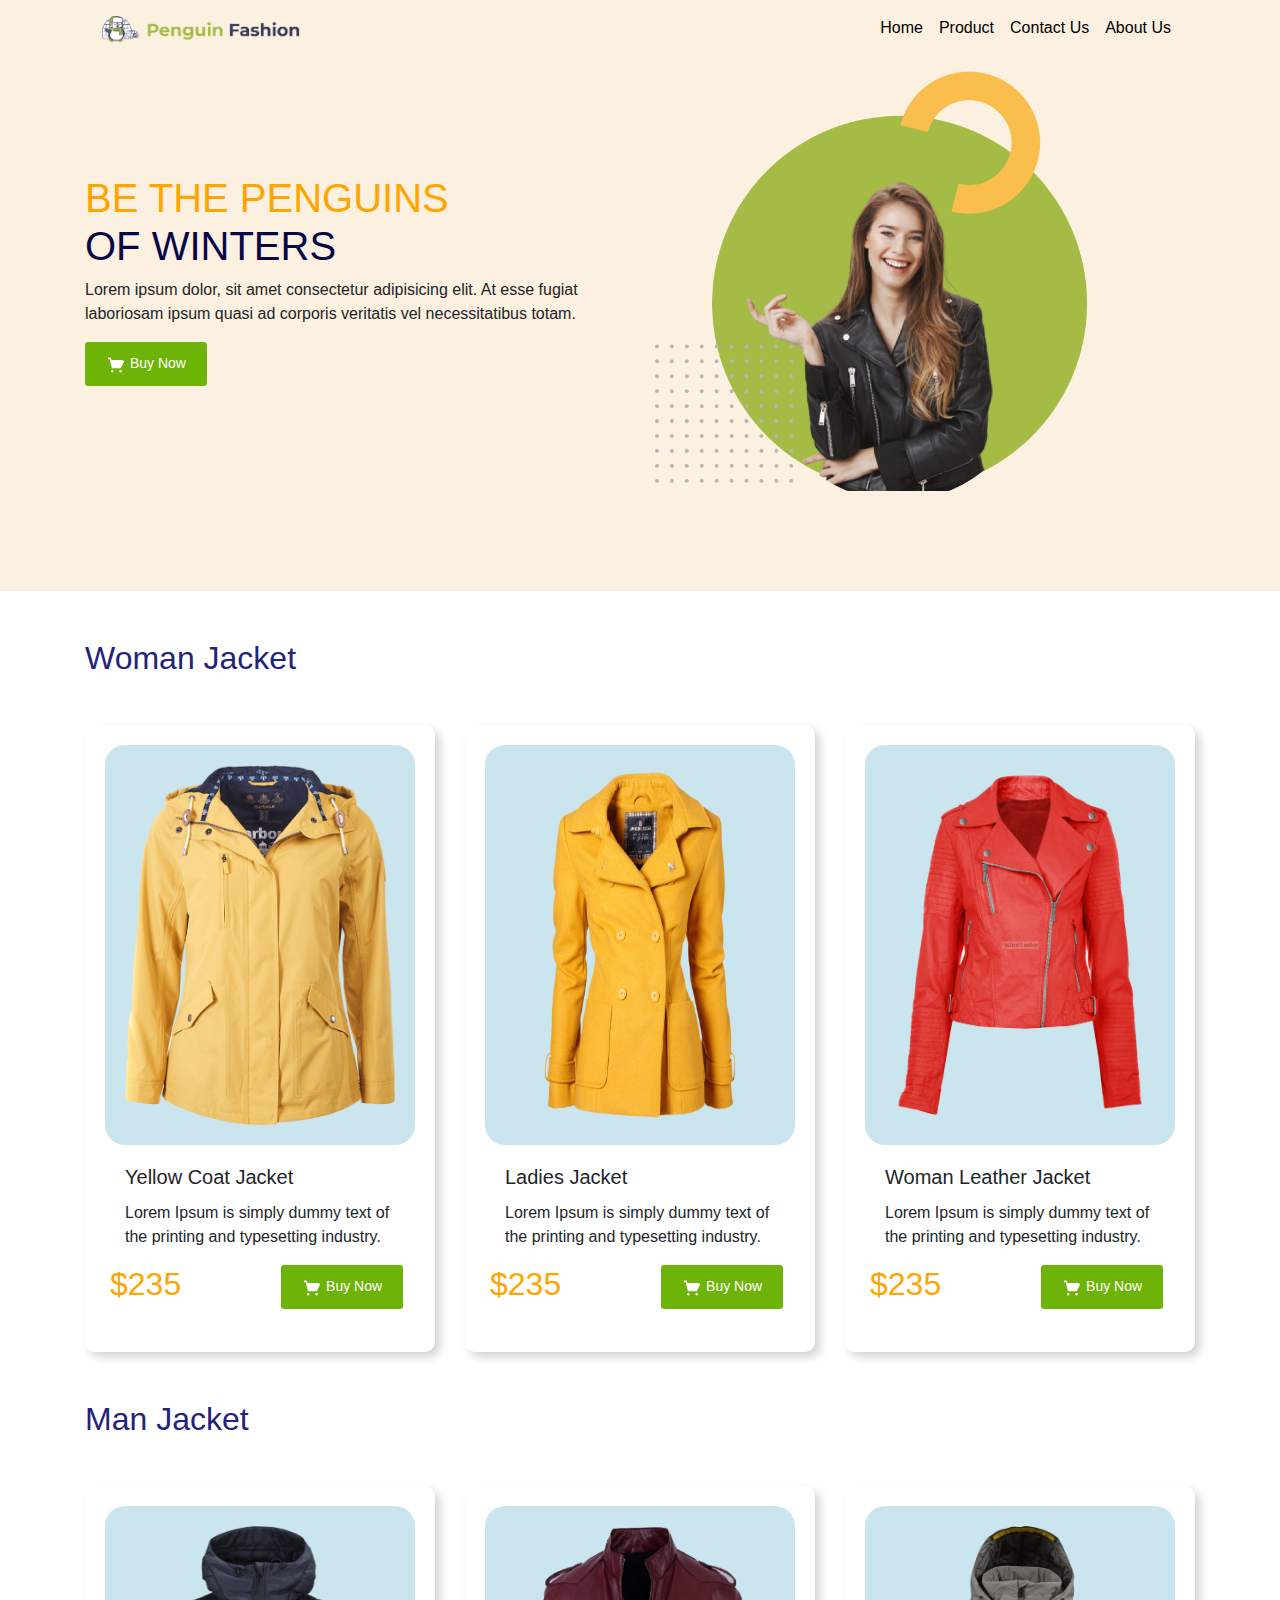
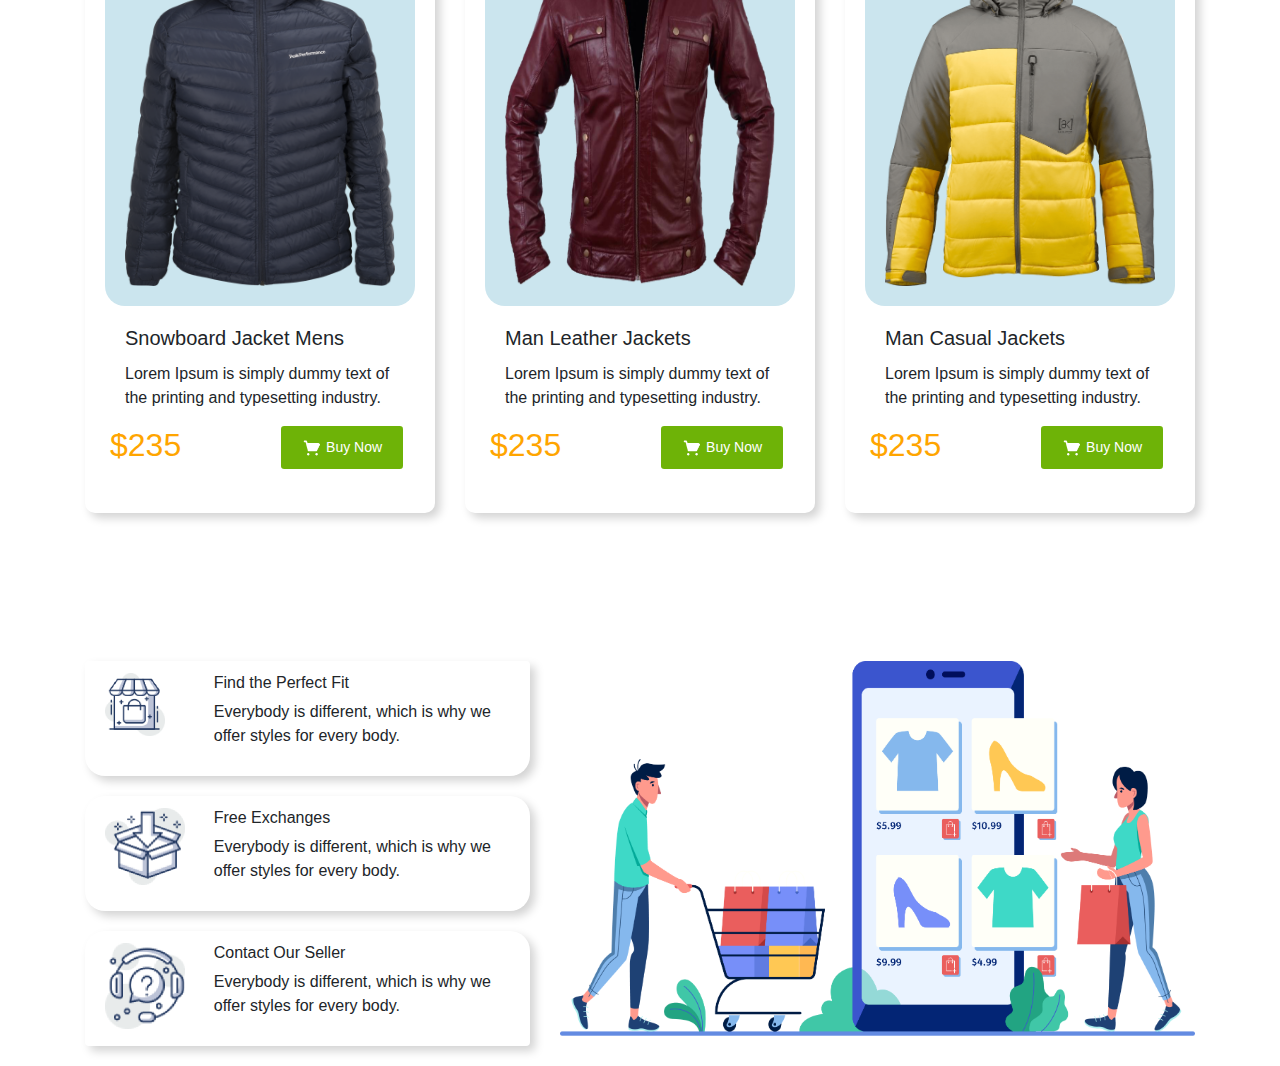
<file: index.html>
<!DOCTYPE html>
<html lang="en">
<head>
    <meta charset="UTF-8">
    <meta http-equiv="X-UA-Compatible" content="IE=edge">
    <meta name="viewport" content="width=device-width, initial-scale=1.0">
    <link rel="stylesheet" href="css/css/bootstrap.min.css">
    <link rel="stylesheet" href="css/style.css">
    <title>Penguin Fashion (boot-4)</title>

   
</head>
<body>

<section class="bg-1">
    <div class="container">
        <header>
    
            <!--===============================navbar Start=============================-->
            <!--(navbar-expand-sm) class for inline option, (navbar-brand) class for logo, (ml-auto(margin left )) use for shift contain in right-->
            <nav class="navbar navbar-expand-sm ">
    
                <a href="#" class="navbar-brand">  <img src="Logo/Group 33072.png" alt="logo" style="width: 200px;"></a>
                <ul class="navbar-nav ml-auto">
    
                    <li class=""><a class="nav-link" href="#" style="color: black ;">Home</a></li>
                    <li class=""><a class="nav-link" href="#" style="color: black ;">Product</a> </li>
                    <li class=""><a class="nav-link" href="#" style="color: black ;">Contact Us</a></li>
                    <li class=""><a class="nav-link" href="#" style="color: black ;"> About Us</a></li>
    
                </ul>
            </nav>
    
             <!--===============================navbar End=============================-->
    
             <!-- =====================Be the penguin in winter section Start==========================-->
    
    
             <div class="row">
                <div class="col-md-6 mt-5"> <h1 style="padding-top:70px; color:orange;">BE THE PENGUINS <br> <span style="color: rgb(7, 7, 71);">OF WINTERS</span></h1>
                    <p>Lorem ipsum dolor, sit amet consectetur adipisicing elit. At esse fugiat laboriosam ipsum quasi ad corporis veritatis vel necessitatibus totam.</p>
                    <col-md-10><button class="btn btn-sm"><img src="Logo/shopping-cart 1.png" alt="" style="width: 20px;"> Buy Now</button>
                
                </div>
                <div class="col-md-6"><img src="Image/profile.png" alt="" style="width:80%; margin-bottom:100px;"></div>
             </div>
    
    
             <!-- =====================Be the penguin in winter section End===========================-->

            </header>
        </div>
    </section>

    

             <!--======================W0Man Jacket SECTION START=====================================-->
             <section class="Woman-Jacket mt-5">
                

             <div class="container">
                <h2 class="mt-5 mb-5" style="color: rgb(35, 35, 119);">Woman Jacket</h2>

                
                <div class="card-deck">
                    <div class="card">
                      <img class="card-img-top" src="Image/PngItem_2597366 1.png" alt="Card image cap">
                      <div class="card-body">
                        <h5 class="card-title">Yellow Coat Jacket</h5>
                        <p class="card-text">Lorem Ipsum is simply dummy text of the printing and typesetting industry.</p>
                        <div class="row">
                            <col-md-2 style="padding-right: 100px;"><h2 style="color: orange;">$235</h2></col-md-2>
                            <col-md-10><button class="btn btn-sm"><img src="Logo/shopping-cart 1.png" alt="" style="width: 20px;"> Buy Now</button></col-md-10>

                        </div>
                        
                     
                      </div>
                    </div>
                    <div class="card">
                      <img class="card-img-top" src="Image/SeekPng 1.png" alt="Card image cap">
                      <div class="card-body">
                        <h5 class="card-title">Ladies Jacket </h5>
                        <p class="card-text">Lorem Ipsum is simply dummy text of the printing and typesetting industry.</p>

                        <div class="row">
                            <col-md-2 style="padding-right: 100px;"><h2 style="color: orange;">$235</h2></col-md-2>
                            <col-md-10><button class="btn btn-sm"><img src="Logo/shopping-cart 1.png" alt="" style="width: 20px;"> Buy Now</button></col-md-10>

                        </div>
                      
                      </div>
                    </div>
                    <div class="card">
                      <img class="card-img-top" src="Image/image 15.png" alt="Card image cap">
                      <div class="card-body">
                        <h5 class="card-title">Woman Leather Jacket </h5>
                        <p class="card-text">Lorem Ipsum is simply dummy text of the printing and typesetting industry.</p>

                        <div class="row">
                            <col-md-2 style="padding-right: 100px;"><h2 style="color: orange;">$235</h2></col-md-2>
                            <col-md-10><button class="btn btn-sm"><img src="Logo/shopping-cart 1.png" alt="" style="width: 20px;"> Buy Now</button></col-md-10>

                        </div>
                     
                      </div>
                    </div>
                  </div>
             </div>

            </section>

               <!--======================W0Man Jacket SECTION END=====================================-->
             
    <!--======================Man Jacket SECTION START=====================================-->

    <section class="Man-Jacket mt-5">
                

        <div class="container">
           <h2 class="mt-5 mb-5" style="color: rgb(35, 35, 119);">Man Jacket</h2>
           <div class="card-deck">
               <div class="card">
                 <img class="card-img-top" src="Image/toppng 1.png" alt="Card image cap">
                 <div class="card-body">
                   <h5 class="card-title">Snowboard Jacket Mens</h5>
                   <p class="card-text">Lorem Ipsum is simply dummy text of the printing and typesetting industry.</p>
                   <div class="row">
                       <col-md-2 style="padding-right: 100px;"><h2 style="color: orange;">$235</h2></col-md-2>
                       <col-md-10><button class="btn btn-sm"><img src="Logo/shopping-cart 1.png" alt="" style="width: 20px;"> Buy Now</button></col-md-10>

                   </div>
                   
                
                 </div>
               </div>
               <div class="card">
                 <img class="card-img-top" src="Image/vippng 1.png" alt="Card image cap">
                 <div class="card-body">
                   <h5 class="card-title">Man Leather Jackets</h5>
                   <p class="card-text">Lorem Ipsum is simply dummy text of the printing and typesetting industry.</p>

                   <div class="row">
                       <col-md-2 style="padding-right: 100px;"><h2 style="color: orange;">$235</h2></col-md-2>
                       <col-md-10><button class="btn btn-sm"><img src="Logo/shopping-cart 1.png" alt="" style="width: 20px;"> Buy Now</button></col-md-10>

                   </div>
                 
                 </div>
               </div>
               <div class="card">
                 <img class="card-img-top" src="Image/image 11.png" alt="Card image cap">
                 <div class="card-body">
                   <h5 class="card-title">Man Casual Jackets</h5>
                   <p class="card-text">Lorem Ipsum is simply dummy text of the printing and typesetting industry.</p>

                   <div class="row">
                       <col-md-2 style="padding-right: 100px;"><h2 style="color: orange;">$235</h2></col-md-2>
                       <col-md-10><button class="btn btn-sm"><img src="Logo/shopping-cart 1.png" alt="" style="width: 20px;"> Buy Now</button></col-md-10>

                   </div>
                
                 </div>
               </div>
             </div>
        </div>

       </section>

       <!--======================Man Jacket SECTION END=====================================-->

         <!--=========================Footer Section Strat=====================================-->


         <footer class="foter mt-5">
            <div class="container">
                <div class="row">
                  
                      <div class="col-md-5">
                        <div class="card-list">
                          <div class="list-group">
                            <li class="list-group-item">
                              <div class="row">
                                <div class="col-md-3">
                                  <img src="Logo/image 12.png" width="60px">
                                </div>
                                <div class="col-md-9">
                                  <h6>Find the Perfect Fit</h6><p>
                                    Everybody is different, which is why we offer styles for every body.</p>
                              </div>
                            </li>
                            <li class="list-group-item">
                              <div class="row">
                                <div class="col-md-3">
                                  <img src="Logo/image 13.png" width="80px">
                                </div>
                                <div class="col-md-9">
                                  <h6>Free Exchanges</h6><p>
                                    Everybody is different, which is why we offer styles for every body.</p>
                              </div>
                            </li>
                            <li class="list-group-item">
                              <div class="row">
                                <div class="col-md-3">
                                  <img src="Logo/image 14.png" width="80px">
                                </div>
                                <div class="col-md-9">
                                  <h6>Contact Our Seller</h6><p>
                                    Everybody is different, which is why we offer styles for every body.</p>
                              </div>
                            </li>
                          </div>
                        </div>

                       </div>                     
                        


                    <div class="col-md-7"> <img src="Logo/XMLID 1.png" alt="" width="100%"></div>
                </div>
            </div>
          
         </footer>

         <!--=========================Footer Section End=====================================-->



    
    
    
    
    

 


<!-- FOR jS-->

<script src="https://code.jquery.com/jquery-3.3.1.slim.min.js" integrity="sha384-q8i/X+965DzO0rT7abK41JStQIAqVgRVzpbzo5smXKp4YfRvH+8abtTE1Pi6jizo" crossorigin="anonymous"></script>
<script src="https://cdn.jsdelivr.net/npm/popper.js@1.14.3/dist/umd/popper.min.js" integrity="sha384-ZMP7rVo3mIykV+2+9J3UJ46jBk0WLaUAdn689aCwoqbBJiSnjAK/l8WvCWPIPm49" crossorigin="anonymous"></script>
<script src="https://cdn.jsdelivr.net/npm/bootstrap@4.1.3/dist/js/bootstrap.min.js" integrity="sha384-ChfqqxuZUCnJSK3+MXmPNIyE6ZbWh2IMqE241rYiqJxyMiZ6OW/JmZQ5stwEULTy" crossorigin="anonymous"></script>
</body>
</html>
</file>
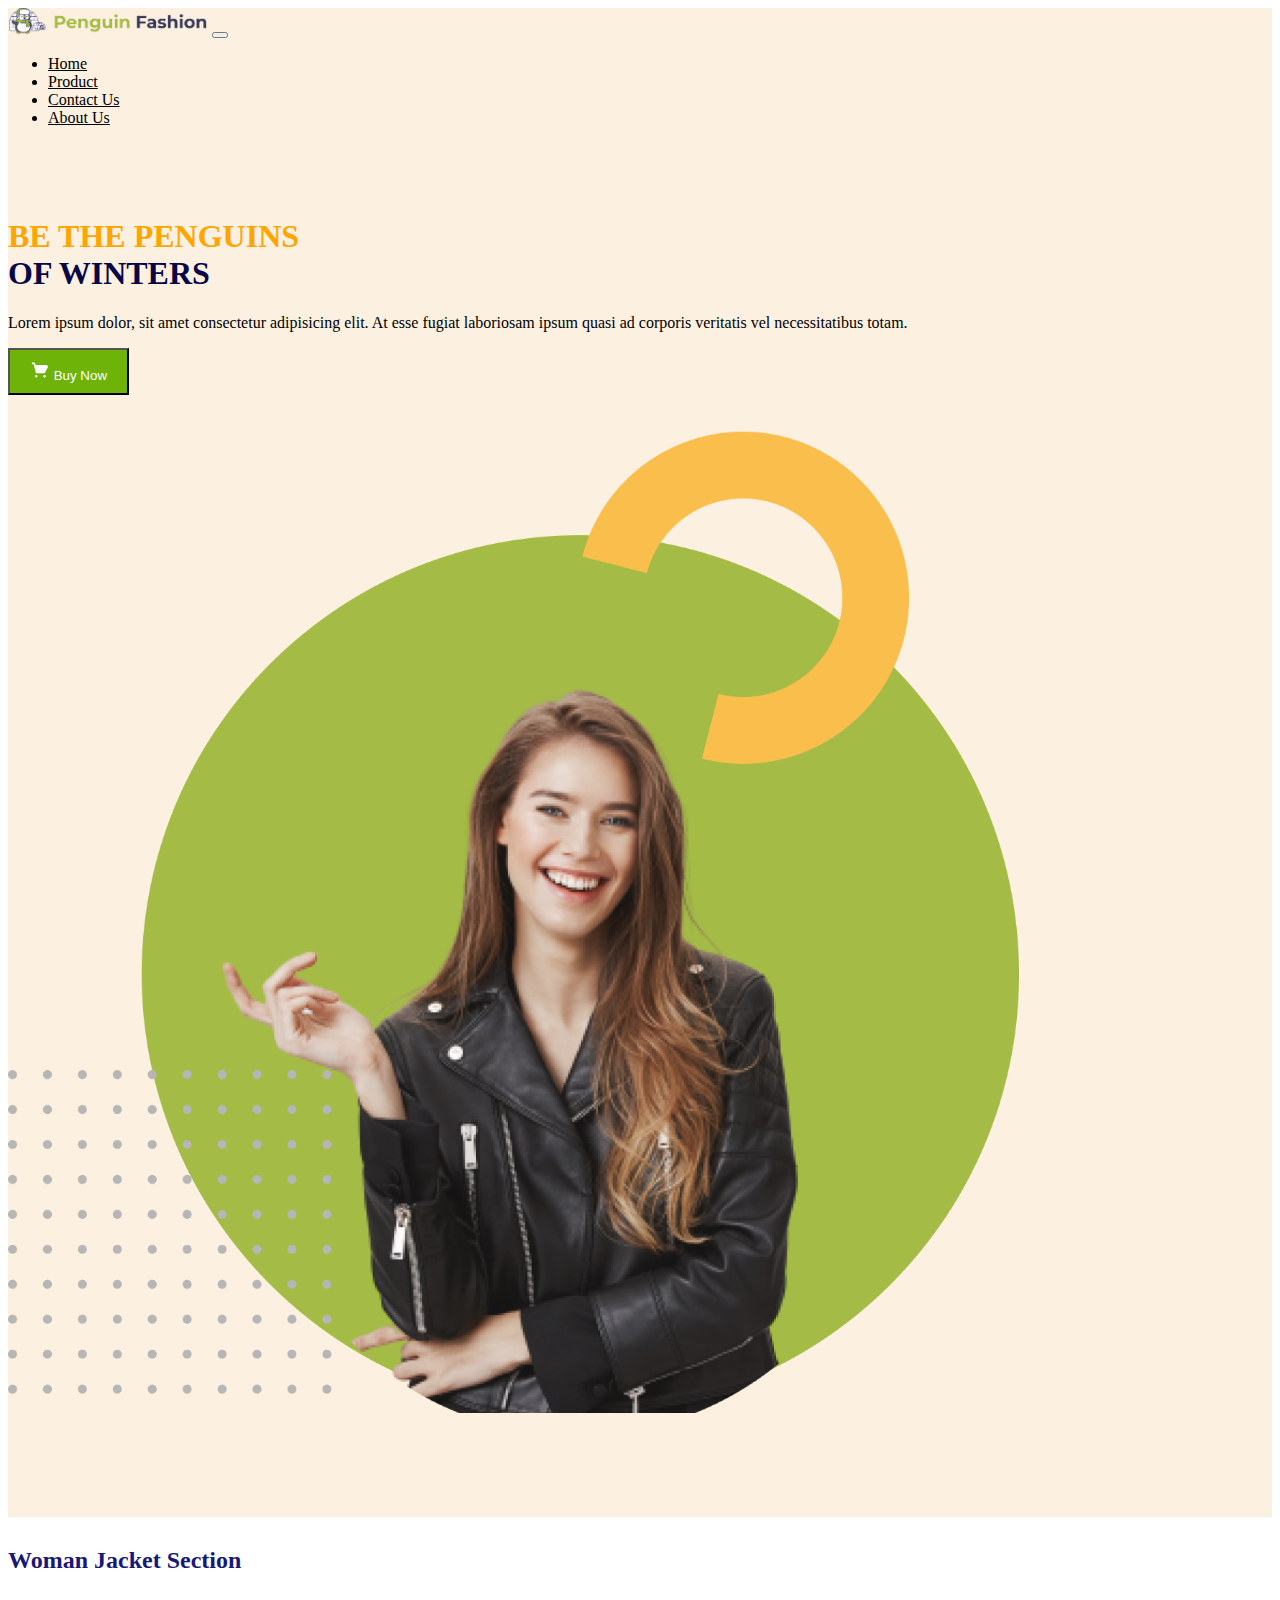
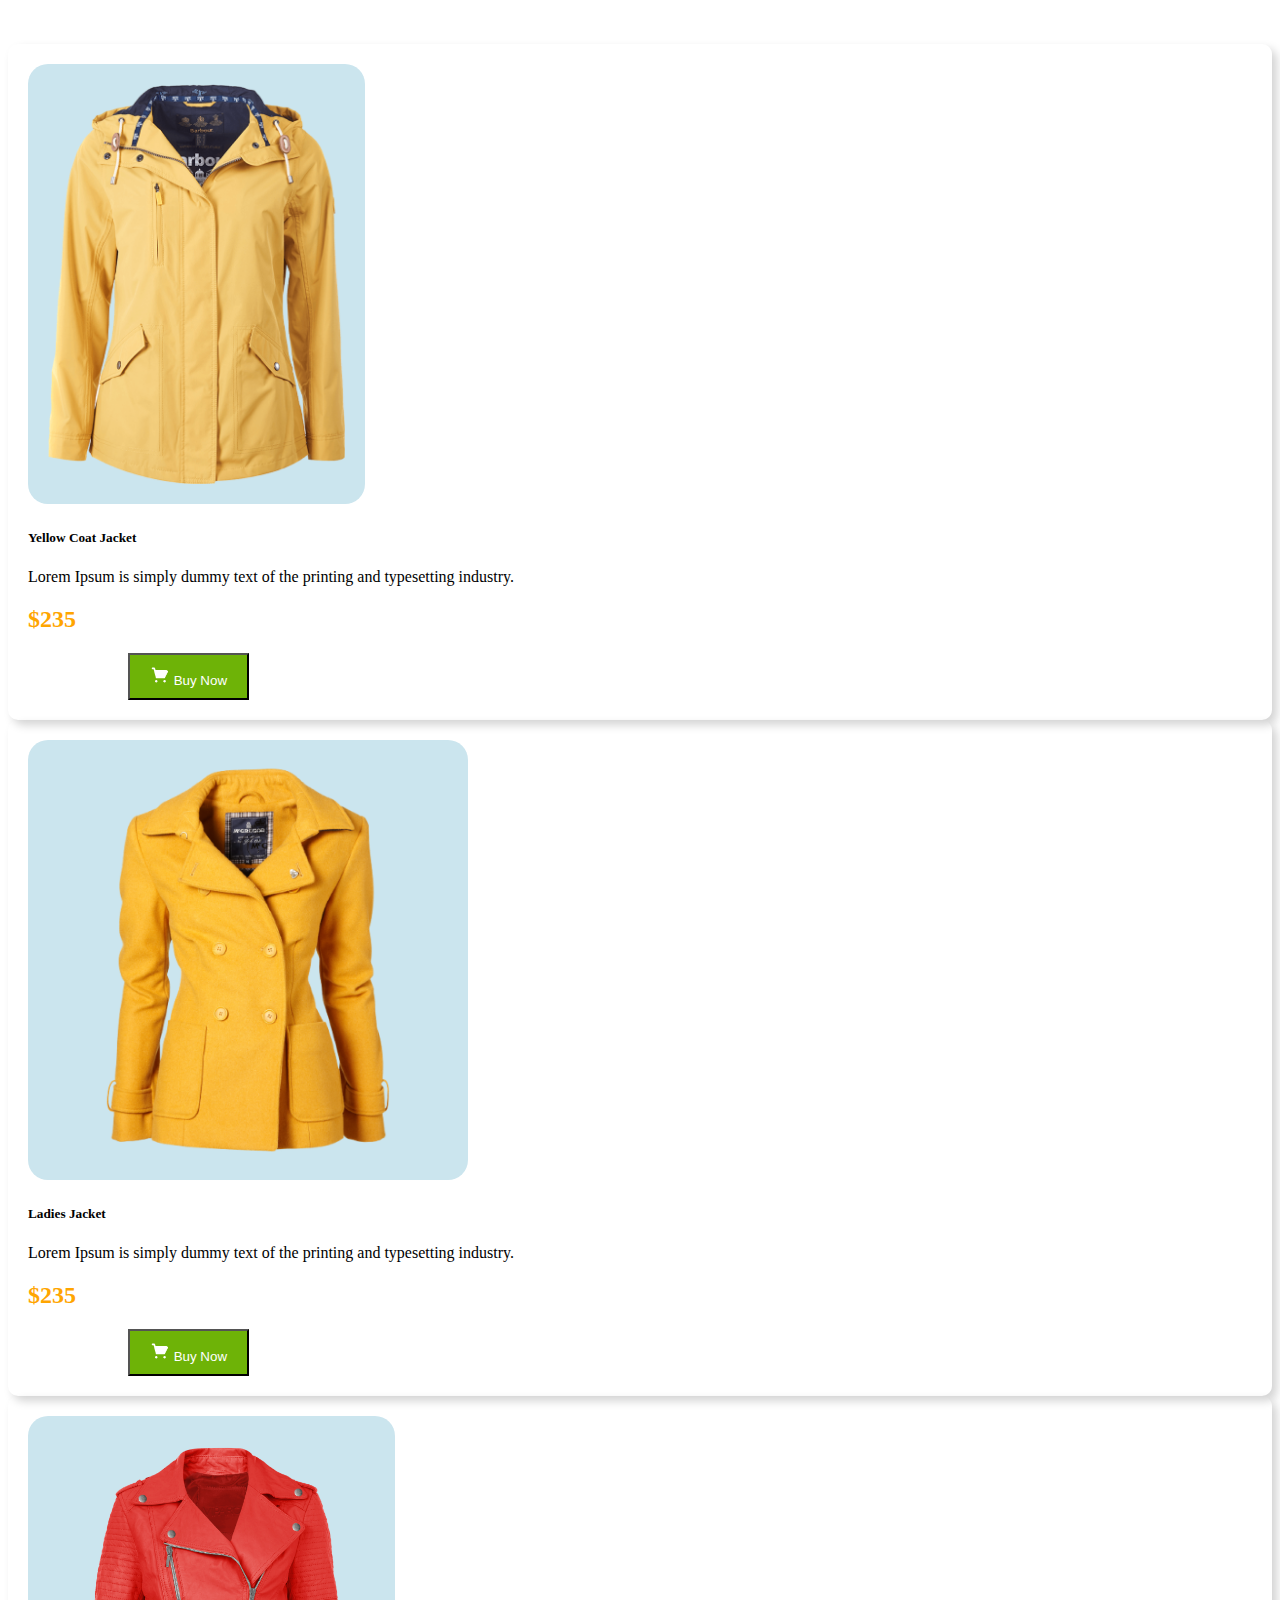
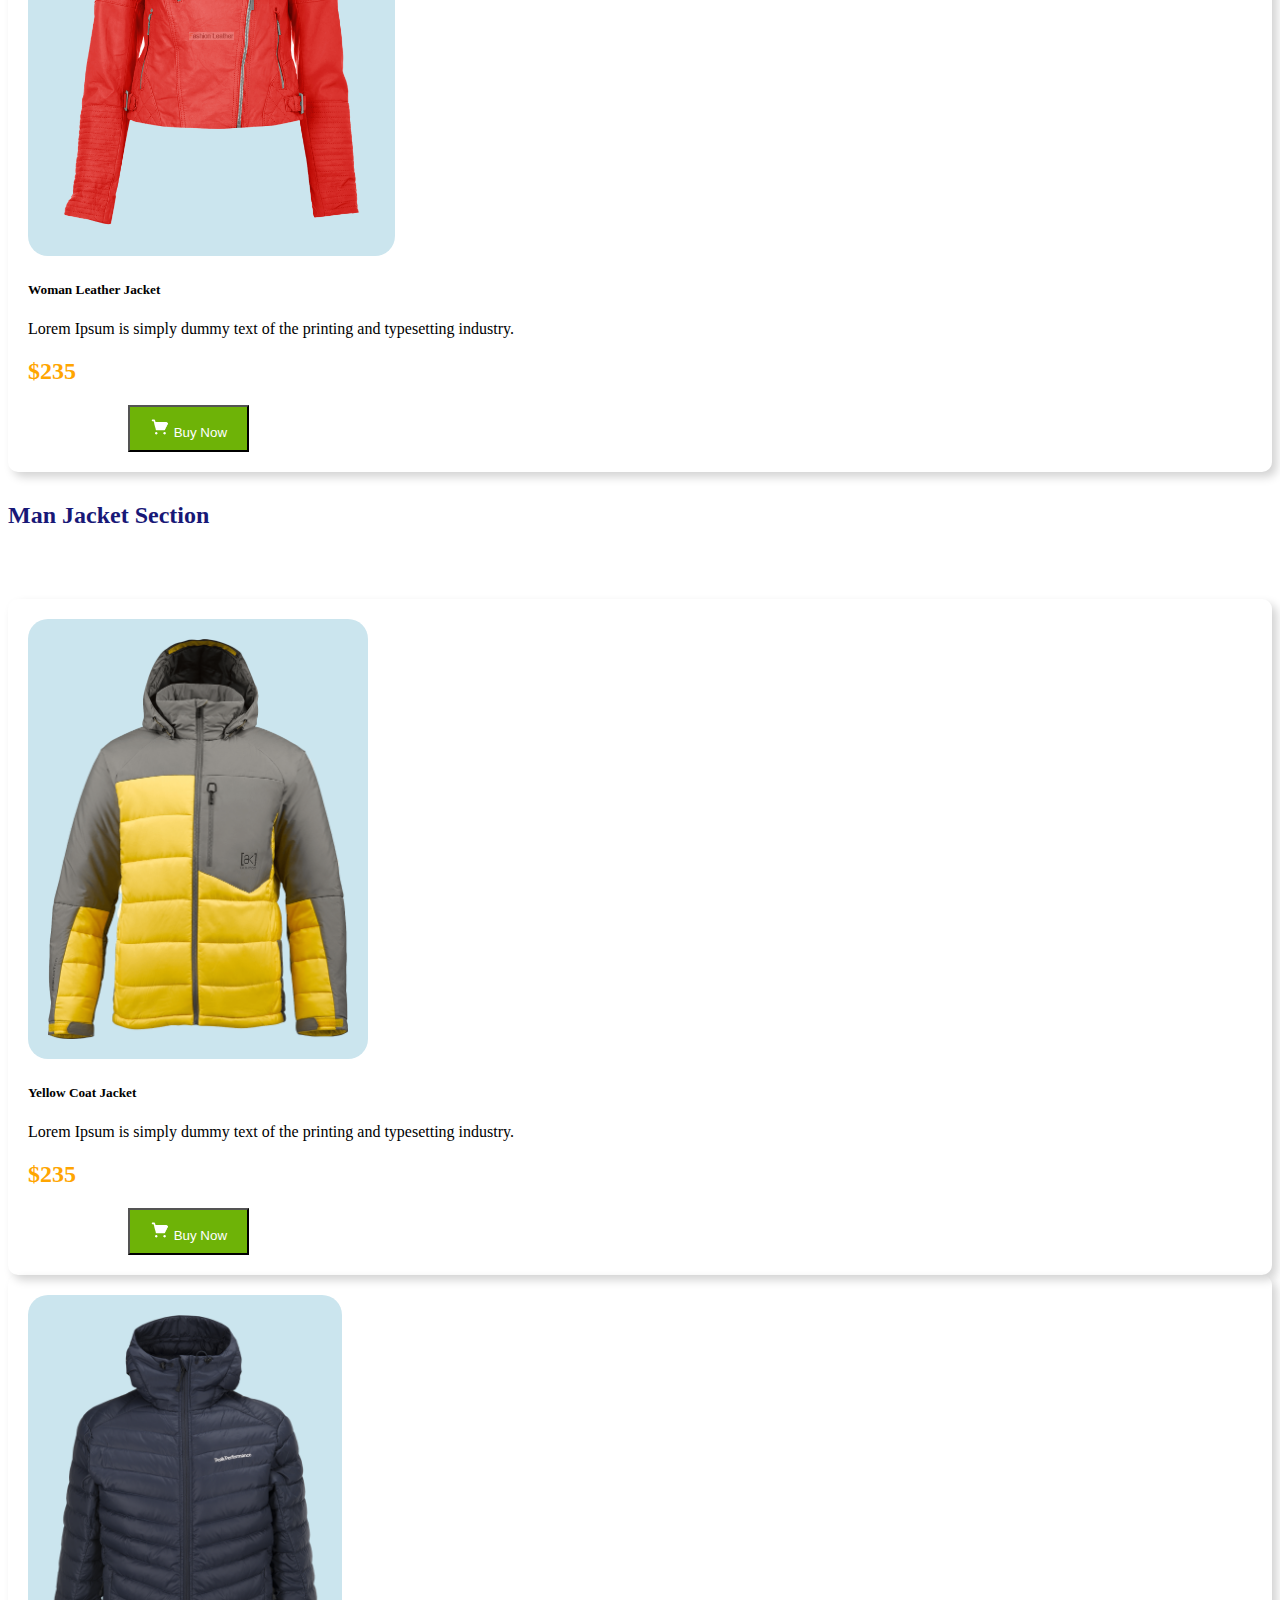
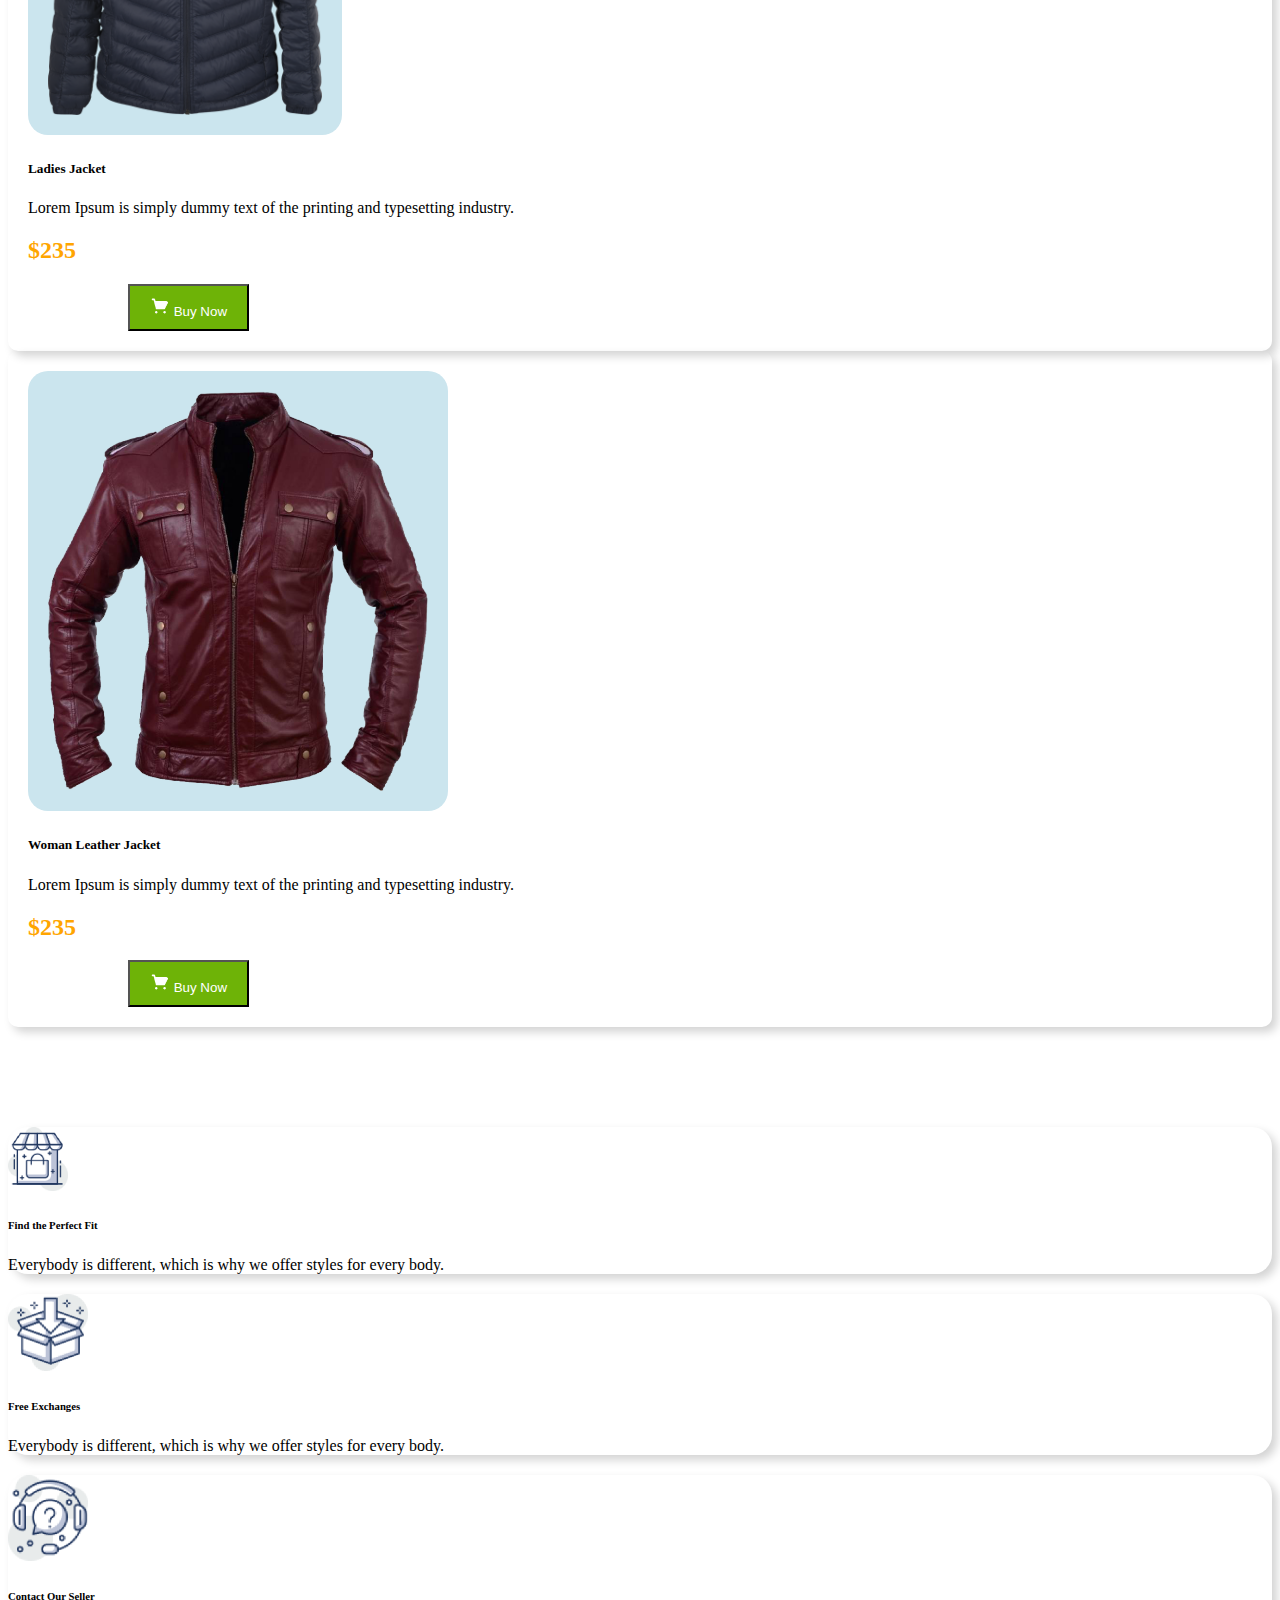
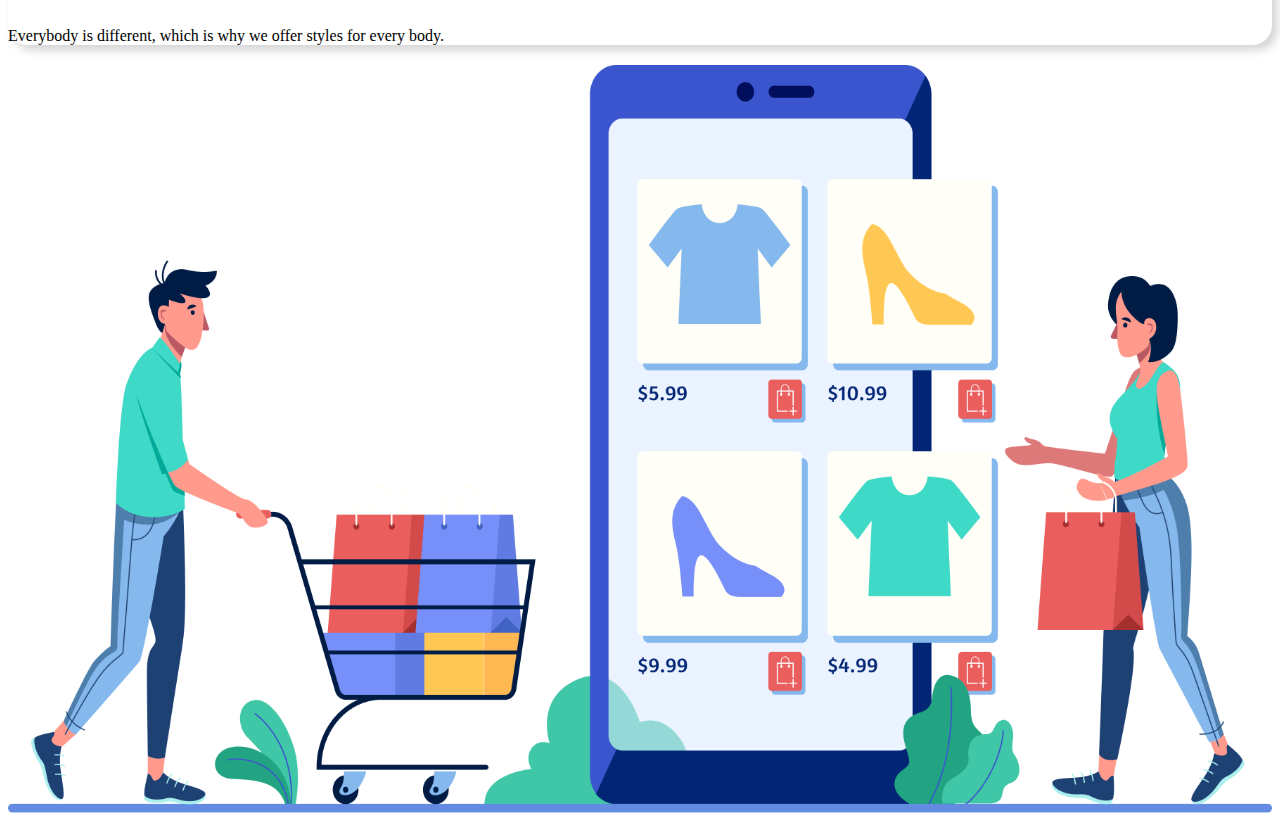
<file: index-2(bootstrap-5 and responsive).html>
<!DOCTYPE html>
<html lang="en">
<head>
    <meta charset="UTF-8">
    <meta http-equiv="X-UA-Compatible" content="IE=edge">
    <meta name="viewport" content="width=device-width, initial-scale=1.0">
   
   <!--Bootstrap 5 cdn-->
    <link href="https://cdn.jsdelivr.net/npm/bootstrap@5.0.2/dist/css/bootstrap.min.css" rel="stylesheet" integrity="sha384-EVSTQN3/azprG1Anm3QDgpJLIm9Nao0Yz1ztcQTwFspd3yD65VohhpuuCOmLASjC" crossorigin="anonymous">

    <!--css link-->
    <link rel="stylesheet" href="css/style.css">
    <title>Penguin Fashion(Responsive)</title>

</head>
<body>

<section class="bg-1">
    <div class="container">
        <header>
    
            <!--===============================navbar Start=============================-->
            <!--(navbar-expand-sm) class for inline option, (navbar-brand) class for logo, (ms-auto mb-2 mb-lg-0(margin left use in bootstrat 5 )) use for shift contain in right  **Bootstrap 4 the ms-auto is replaced with ml-auto.**-->

    
          <nav class="navbar navbar-expand-lg navbar-light">
            <a href="#" class="navbar-brand">  <img src="Logo/Group 33072.png" alt="logo" style="width: 200px;"></a>

            <button class="navbar-toggler" type="button" data-toggle="collapse" data-target="#navbarSupportedContent" aria-controls="navbarSupportedContent" aria-expanded="false" aria-label="Toggle navigation">
              <span class="navbar-toggler-icon"></span>
            </button>
          
            <div class="collapse navbar-collapse" id="navbarSupportedContent">
              <ul class="navbar-nav ms-auto mb-2 mb-lg-0">
                <li class=""><a class="nav-link" href="#" style="color: black ;">Home</a></li>
                <li class=""><a class="nav-link" href="#" style="color: black ;">Product</a> </li>
                <li class=""><a class="nav-link" href="#" style="color: black ;">Contact Us</a></li>
                <li class=""><a class="nav-link" href="#" style="color: black ;">About Us</a></li>

            </ul>
             
            </div>
          </nav>
             
          <!--===============================navbar End=============================-->
    
             <!-- =====================Be the penguin in winter section Start==========================-->
    
    
             <div class="row">
                <div class="col-md-6 mt-5"> <h1 style="padding-top:70px; color:orange;">BE THE PENGUINS <br> <span style="color: rgb(7, 7, 71);">OF WINTERS</span></h1>
                    <p>Lorem ipsum dolor, sit amet consectetur adipisicing elit. At esse fugiat laboriosam ipsum quasi ad corporis veritatis vel necessitatibus totam.</p>
                    <col-md-10><button class="btn btn-sm"><img src="Logo/shopping-cart 1.png" alt="" style="width: 20px;"> Buy Now</button>
                
                </div>
                <div class="col-md-6"><img src="Image/profile.png" alt="" style="width:80%; margin-bottom:100px;"></div>
             </div>
    
    
             <!-- =====================Be the penguin in winter section End===========================-->

            </header>
        </div>
    </section>

    

             <!--======================W0Man Jacket SECTION START=====================================-->
             <section class="Woman-Jacket mt-5">      

              <div class="container">
                <h2 style="color: rgb(24, 24, 119); margin-bottom:70px; margin-top: 30px;"> Woman Jacket Section</h2>
                <div class="row g-3">
                    <div class="col-sm-12 col-md-6 col-lg-4">
                        <div class="card">
                        <img class="card-img-top" src="Image/PngItem_2597366 1.png"  class="img-fluid" alt="Card image cap">
                        <div class="card-body">
                          <h5 class="card-title">Yellow Coat Jacket</h5>
                          <p class="card-text">Lorem Ipsum is simply dummy text of the printing and typesetting industry.</p>
                          <div class="row">
                              <col-md-4 style="padding-right: 100px;"><h2 style="color: orange;">$235</h2></col-md-4>
                              <col-md-8><button class="btn btn-sm"><img  src="Logo/shopping-cart 1.png" alt="" style="width: 20px;"> Buy Now</button></col-md-8>
        
                          </div>
                          
                       
                        </div>
                      </div>
                    </div>
                    <div class="col-sm-12 col-md-6 col-lg-4">  <div class="card">
                        <img class="card-img-top" src="Image/SeekPng 1.png" class="img-fluid" alt="Card image cap">
                        <div class="card-body">
                          <h5 class="card-title">Ladies Jacket </h5>
                          <p class="card-text">Lorem Ipsum is simply dummy text of the printing and typesetting industry.</p>
        
                          <div class="row">
                              <col-md-2 style="padding-right: 100px;"><h2 style="color: orange;">$235</h2></col-md-2>
                              <col-md-10><button class="btn btn-sm"><img src="Logo/shopping-cart 1.png" alt="" style="width: 20px;"> Buy Now</button></col-md-10>
        
                          </div>
                        
                        </div>
                      </div></div>
                    <div class="col-sm-12 col-md-6 col-lg-4"> <div class="card">
                        <img class="card-img-top" src="Image/image 15.png" class="img-fluid" alt="Card image cap">
                        <div class="card-body">
                          <h5 class="card-title">Woman Leather Jacket </h5>
                          <p class="card-text">Lorem Ipsum is simply dummy text of the printing and typesetting industry.</p>
        
                          <div class="row">
                              <col-md-2 style="padding-right: 100px;"><h2 style="color: orange;">$235</h2></col-md-2>
                              <col-md-10><button class="btn btn-sm"><img src="Logo/shopping-cart 1.png" alt="" style="width: 20px;"> Buy Now</button></col-md-10>
        
                          </div>
                       
                        </div>
                      </div></div>
                </div>
               
            </div>

            </section>

               <!--======================W0Man Jacket SECTION END=====================================-->
             
    <!--======================Man Jacket SECTION START=====================================-->

    <section class="Man-Jacket mt-5">
        
      <div class="container">
        <h2 style="color: rgb(24, 24, 119); margin-bottom:70px; margin-top: 30px;"> Man Jacket Section</h2>
        <div class="row g-3">
            <div class="col-sm-12 col-md-6 col-lg-4">
                <div class="card">
                <img class="card-img-top" src="Image/image 11.png"  class="img-fluid" alt="Card image cap">
                <div class="card-body">
                  <h5 class="card-title">Yellow Coat Jacket</h5>
                  <p class="card-text">Lorem Ipsum is simply dummy text of the printing and typesetting industry.</p>
                  <div class="row">
                      <col-md-4 style="padding-right: 100px;"><h2 style="color: orange;">$235</h2></col-md-4>
                      <col-md-8><button class="btn btn-sm"><img  src="Logo/shopping-cart 1.png" alt="" style="width: 20px;"> Buy Now</button></col-md-8>

                  </div>
                  
               
                </div>
              </div>
            </div>
            <div class="col-sm-12 col-md-6 col-lg-4">  <div class="card">
                <img class="card-img-top" src="Image/toppng 1.png" class="img-fluid" alt="Card image cap">
                <div class="card-body">
                  <h5 class="card-title">Ladies Jacket </h5>
                  <p class="card-text">Lorem Ipsum is simply dummy text of the printing and typesetting industry.</p>

                  <div class="row">
                      <col-md-2 style="padding-right: 100px;"><h2 style="color: orange;">$235</h2></col-md-2>
                      <col-md-10><button class="btn btn-sm"><img src="Logo/shopping-cart 1.png" alt="" style="width: 20px;"> Buy Now</button></col-md-10>

                  </div>
                
                </div>
              </div></div>
            <div class="col-sm-12 col-md-6 col-lg-4"> <div class="card">
                <img class="card-img-top" src="Image/vippng 1.png" class="img-fluid" alt="Card image cap">
                <div class="card-body">
                  <h5 class="card-title">Woman Leather Jacket </h5>
                  <p class="card-text">Lorem Ipsum is simply dummy text of the printing and typesetting industry.</p>

                  <div class="row">
                      <col-md-2 style="padding-right: 100px;"><h2 style="color: orange;">$235</h2></col-md-2>
                      <col-md-10><button class="btn btn-sm"><img src="Logo/shopping-cart 1.png" alt="" style="width: 20px;"> Buy Now</button></col-md-10>

                  </div>
               
                </div>
              </div></div>
        </div>
       
    </div>

       </section>

       <!--======================Man Jacket SECTION END=====================================-->

         <!--=========================Footer Section Strat=====================================-->


         <footer class="foter mt-5">
            <div class="container">
                <div class="row">
                  
                      <div class="col-md-5">
                        <div class="card-list">
                          <div class="list-group">
                            <li class="list-group-item">
                              <div class="row">
                                <div class="col-md-3">
                                  <img src="Logo/image 12.png" width="60px">
                                </div>
                                <div class="col-md-9">
                                  <h6>Find the Perfect Fit</h6><p>
                                    Everybody is different, which is why we offer styles for every body.</p>
                              </div>
                            </li>
                            <li class="list-group-item">
                              <div class="row">
                                <div class="col-md-3">
                                  <img src="Logo/image 13.png" width="80px">
                                </div>
                                <div class="col-md-9">
                                  <h6>Free Exchanges</h6><p>
                                    Everybody is different, which is why we offer styles for every body.</p>
                              </div>
                            </li>
                            <li class="list-group-item">
                              <div class="row">
                                <div class="col-md-3">
                                  <img src="Logo/image 14.png" width="80px">
                                </div>
                                <div class="col-md-9">
                                  <h6>Contact Our Seller</h6><p>
                                    Everybody is different, which is why we offer styles for every body.</p>
                              </div>
                            </li>
                          </div>
                        </div>

                       </div>                     
                        


                    <div class="col-md-7"> <img src="Logo/XMLID 1.png" alt="" width="100%"></div>
                </div>
            </div>
          
         </footer>

         <!--=========================Footer Section End=====================================-->



    
    
    
    
    

 


<!-- FOR jS-->

<script src="https://code.jquery.com/jquery-3.3.1.slim.min.js" integrity="sha384-q8i/X+965DzO0rT7abK41JStQIAqVgRVzpbzo5smXKp4YfRvH+8abtTE1Pi6jizo" crossorigin="anonymous"></script>
<script src="https://cdn.jsdelivr.net/npm/popper.js@1.14.3/dist/umd/popper.min.js" integrity="sha384-ZMP7rVo3mIykV+2+9J3UJ46jBk0WLaUAdn689aCwoqbBJiSnjAK/l8WvCWPIPm49" crossorigin="anonymous"></script>
<script src="https://cdn.jsdelivr.net/npm/bootstrap@4.1.3/dist/js/bootstrap.min.js" integrity="sha384-ChfqqxuZUCnJSK3+MXmPNIyE6ZbWh2IMqE241rYiqJxyMiZ6OW/JmZQ5stwEULTy" crossorigin="anonymous"></script>
</body>
</html>
</file>
<file: css/style.css>
.btn{
    padding-left: 20px;
    padding-right: 20px;
    padding-top: 10px;
    padding-bottom: 10px;
    background-color: rgb(110, 179, 7);
    color: white;
}

.bg-1{
    background-color: rgb(252, 240, 224);
}

.card-img-top{
background-color: rgb(203, 229, 238);
border-radius: 20px;   
height: 400px;
align-items:center ;   
max-width: 100%;   
padding: 20px;
}

.card{
border: none;
border-radius: 10px;
padding: 20px;
box-shadow: 5px 5px 10px lightgray;

}

.foter{
    padding-top: 100px;
   
}

.list-group-item{
  border: none;
  border-radius: 20px;
  box-shadow: 5px 5px 10px lightgray;
  margin-bottom: 20px;

}
</file>
